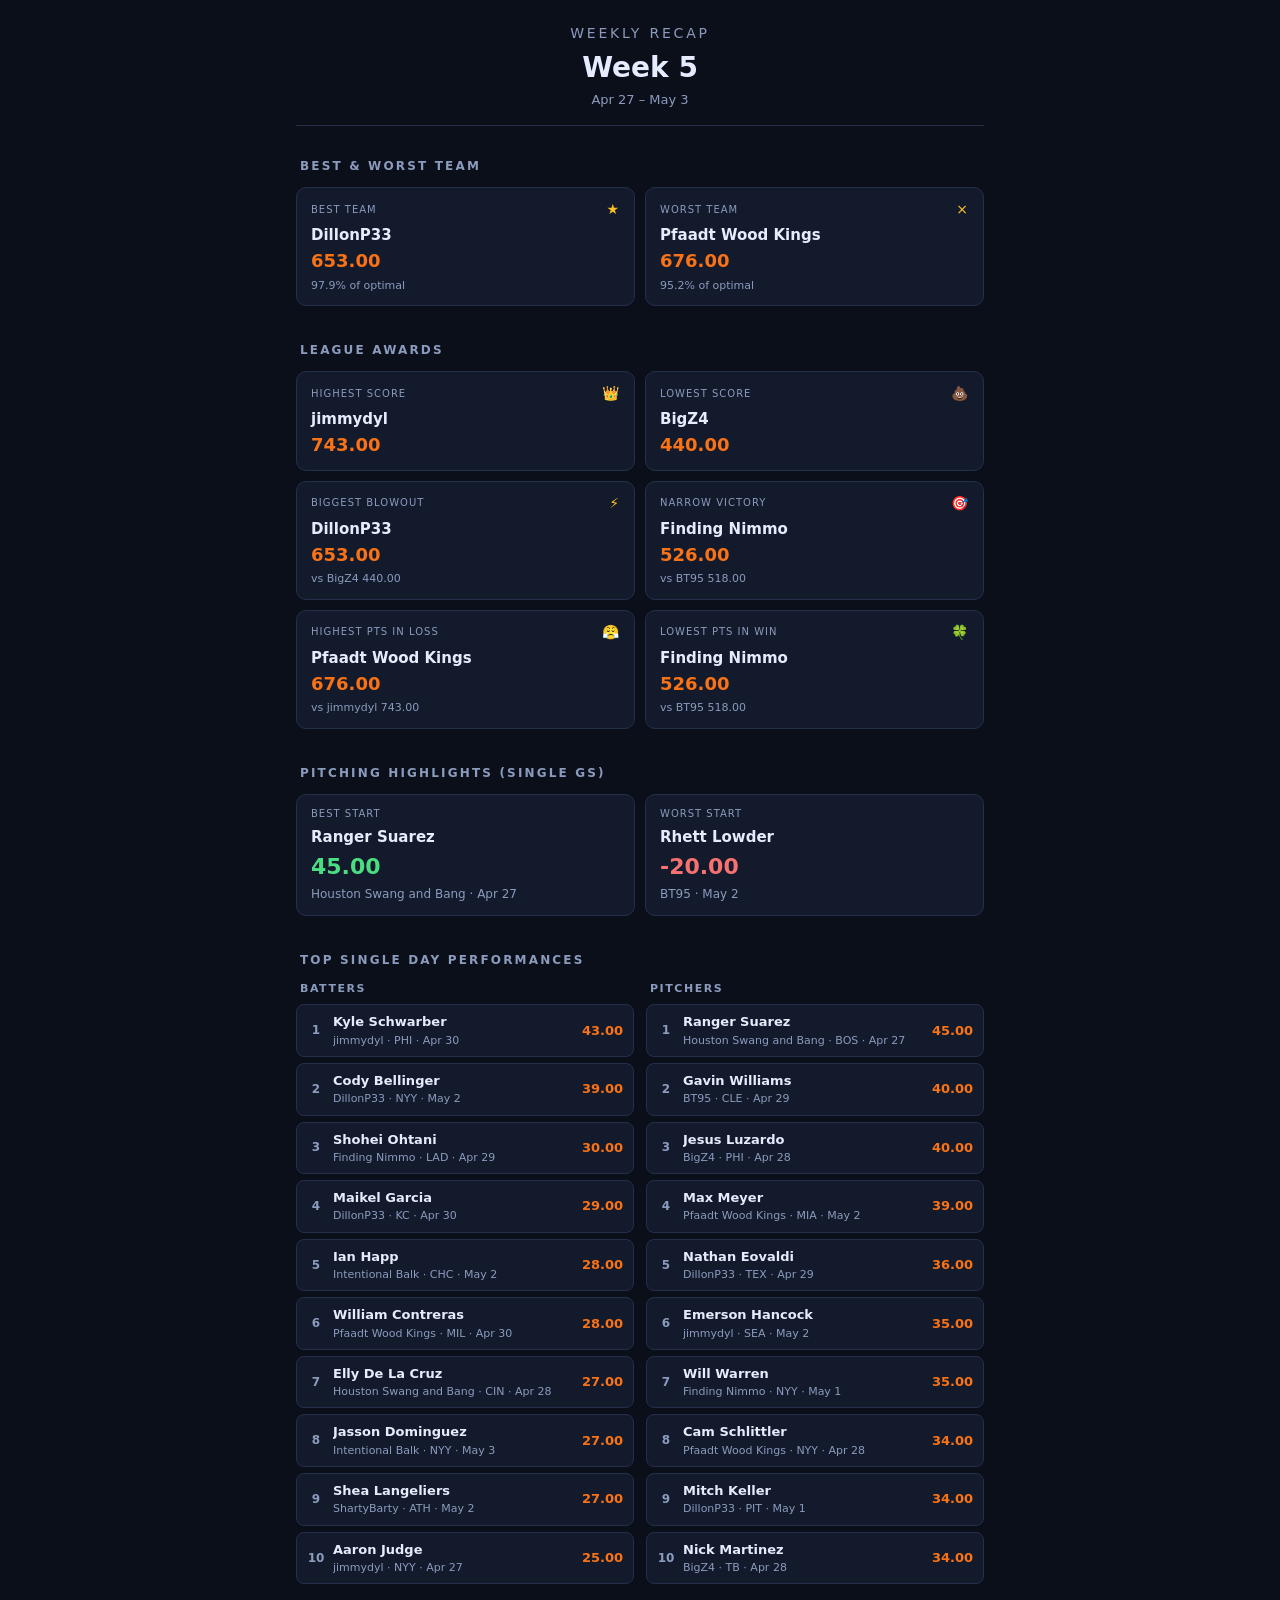
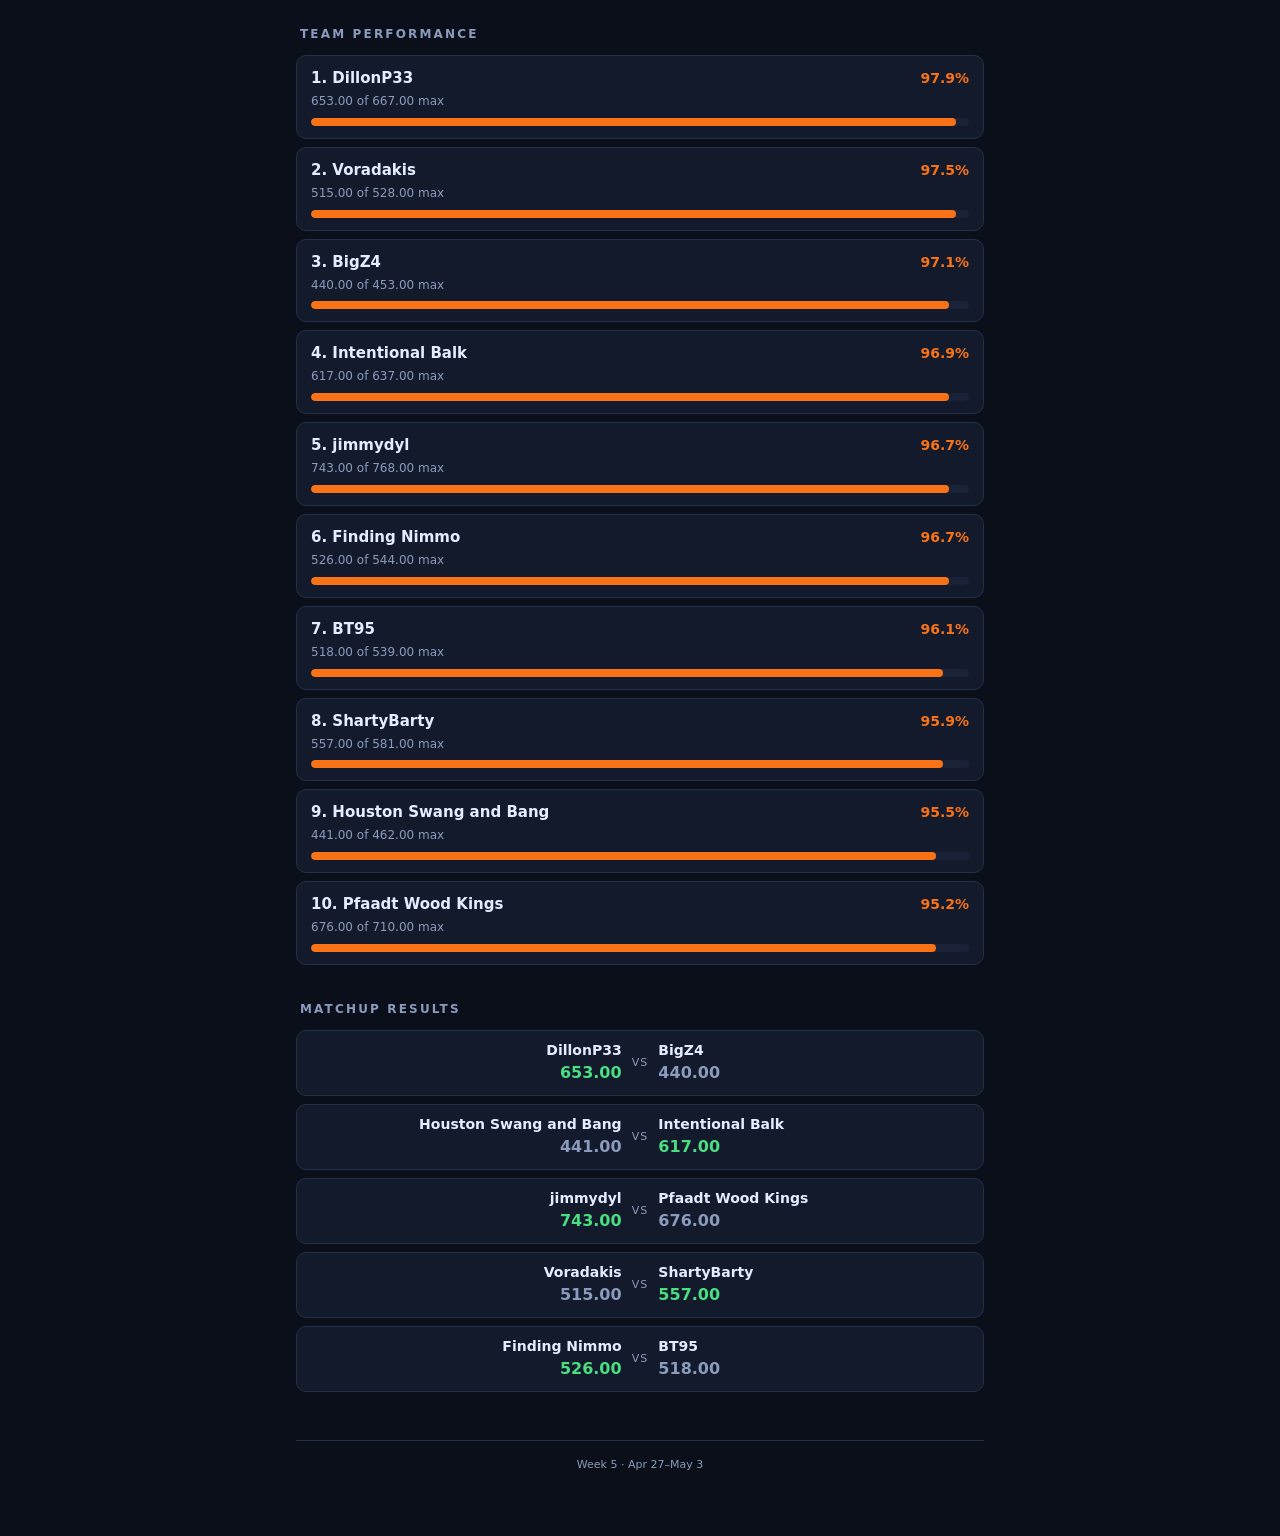
<file: docs/recaps/2026/week-05.html>
<!doctype html>
<html lang="en">
<head>
<meta charset="utf-8">
<meta name="viewport" content="width=device-width,initial-scale=1">
<title>Week 5 Recap</title>
<style>
  :root {
    --bg: #0b0f1a;
    --bg-card: #131a2c;
    --bg-card-2: #1a2238;
    --border: #243049;
    --text: #e6ecff;
    --text-dim: #8b9bbd;
    --accent: #f97316;
    --accent-soft: #4a2a10;
    --good: #4ade80;
    --bad: #f87171;
    --gold: #fbbf24;
  }
  * { box-sizing: border-box; }
  html, body { background: var(--bg); color: var(--text); margin: 0; padding: 0; }
  body { font-family: -apple-system, BlinkMacSystemFont, "Segoe UI", system-ui, sans-serif; line-height: 1.4; -webkit-font-smoothing: antialiased; }
  .container { max-width: 720px; margin: 0 auto; padding: 24px 16px 64px; }
  header { text-align: center; margin-bottom: 32px; padding-bottom: 16px; border-bottom: 1px solid var(--border); }
  header .week { font-size: 14px; letter-spacing: 0.2em; text-transform: uppercase; color: var(--text-dim); margin-bottom: 4px; }
  header h1 { font-size: 28px; margin: 0 0 4px; }
  header .dates { color: var(--text-dim); font-size: 13px; }
  section { margin-bottom: 36px; }
  h2 { font-size: 12px; letter-spacing: 0.18em; text-transform: uppercase; color: var(--text-dim); margin: 0 0 12px; padding-left: 4px; font-weight: 600; }
  .award-grid { display: grid; grid-template-columns: 1fr 1fr; gap: 10px; }
  .award { background: var(--bg-card); border: 1px solid var(--border); border-radius: 10px; padding: 12px 14px; }
  .award .label { font-size: 10px; letter-spacing: 0.1em; text-transform: uppercase; color: var(--text-dim); margin-bottom: 6px; display: flex; align-items: center; justify-content: space-between; }
  .award .label .icon { color: var(--gold); font-size: 14px; }
  .award .name { font-size: 15px; font-weight: 600; color: var(--text); }
  .award .pts { font-size: 18px; font-weight: 700; color: var(--accent); margin-top: 2px; }
  .award .sub { font-size: 11px; color: var(--text-dim); margin-top: 4px; }
  .row { background: var(--bg-card); border: 1px solid var(--border); border-radius: 10px; padding: 12px 14px; margin-bottom: 8px; display: flex; align-items: center; gap: 12px; }
  .row .rank { color: var(--text-dim); font-weight: 700; min-width: 22px; text-align: center; font-size: 13px; }
  .row .body { flex: 1; min-width: 0; }
  .row .name { font-weight: 600; font-size: 15px; }
  .row .meta { color: var(--text-dim); font-size: 12px; margin-top: 2px; }
  .row .stat { text-align: right; font-size: 14px; font-weight: 600; }
  .row .stat .max { display: block; color: var(--text-dim); font-size: 11px; font-weight: 400; }
  .perf-row { background: var(--bg-card); border: 1px solid var(--border); border-radius: 10px; padding: 12px 14px; margin-bottom: 8px; }
  .perf-row .top { display: flex; justify-content: space-between; align-items: baseline; gap: 8px; }
  .perf-row .name { font-weight: 600; font-size: 15px; }
  .perf-row .pct { font-weight: 700; color: var(--accent); font-size: 14px; }
  .perf-row .sub { color: var(--text-dim); font-size: 12px; margin: 4px 0 8px; }
  .bar { background: var(--bg-card-2); height: 8px; border-radius: 4px; overflow: hidden; }
  .bar > span { display: block; height: 100%; background: var(--accent); border-radius: 4px; }
  .matchup { background: var(--bg-card); border: 1px solid var(--border); border-radius: 10px; padding: 10px 14px; margin-bottom: 8px; display: grid; grid-template-columns: 1fr auto 1fr; gap: 10px; align-items: center; }
  .matchup .team { display: flex; flex-direction: column; }
  .matchup .team.away { text-align: right; }
  .matchup .team .name { font-weight: 600; font-size: 14px; }
  .matchup .team .pts { font-size: 16px; font-weight: 700; margin-top: 2px; }
  .matchup .team.win .pts { color: var(--good); }
  .matchup .team.lose .pts { color: var(--text-dim); }
  .matchup .vs { color: var(--text-dim); font-size: 11px; text-transform: uppercase; letter-spacing: 0.1em; }
  .pitcher-grid { display: grid; grid-template-columns: 1fr 1fr; gap: 10px; }
  .leaders { display: grid; grid-template-columns: 1fr 1fr; gap: 12px; }
  .leaders .col { min-width: 0; }
  .leaders h3 { font-size: 11px; letter-spacing: 0.14em; text-transform: uppercase; color: var(--text-dim); margin: 0 0 8px; padding-left: 4px; font-weight: 600; }
  .leader-row { background: var(--bg-card); border: 1px solid var(--border); border-radius: 8px; padding: 8px 10px; margin-bottom: 6px; display: flex; align-items: center; gap: 8px; }
  .leader-row .rank { color: var(--text-dim); font-weight: 700; min-width: 18px; text-align: center; font-size: 12px; }
  .leader-row .body { flex: 1; min-width: 0; }
  .leader-row .name { font-weight: 600; font-size: 13px; white-space: nowrap; overflow: hidden; text-overflow: ellipsis; }
  .leader-row .meta { color: var(--text-dim); font-size: 11px; margin-top: 1px; white-space: nowrap; overflow: hidden; text-overflow: ellipsis; }
  .leader-row .stat { font-size: 13px; font-weight: 700; color: var(--accent); }
  .pitcher-card { background: var(--bg-card); border: 1px solid var(--border); border-radius: 10px; padding: 12px 14px; }
  .pitcher-card .label { font-size: 10px; letter-spacing: 0.1em; text-transform: uppercase; color: var(--text-dim); margin-bottom: 6px; }
  .pitcher-card .name { font-weight: 600; font-size: 15px; }
  .pitcher-card .pts { font-size: 22px; font-weight: 700; margin-top: 4px; }
  .pitcher-card.best .pts { color: var(--good); }
  .pitcher-card.worst .pts { color: var(--bad); }
  .pitcher-card .sub { font-size: 12px; color: var(--text-dim); margin-top: 4px; }
  .week-picker { margin-top: 14px; }
  .week-picker select { background: var(--bg-card); color: var(--text); border: 1px solid var(--border); border-radius: 8px; padding: 6px 26px 6px 10px; font: inherit; font-size: 13px; cursor: pointer; -webkit-appearance: none; appearance: none; background-image: linear-gradient(45deg, transparent 50%, var(--text-dim) 50%), linear-gradient(135deg, var(--text-dim) 50%, transparent 50%); background-position: calc(100% - 14px) 50%, calc(100% - 9px) 50%; background-size: 5px 5px; background-repeat: no-repeat; }
  .week-picker select:hover { border-color: var(--accent); }
  footer { color: var(--text-dim); font-size: 11px; text-align: center; margin-top: 48px; padding-top: 16px; border-top: 1px solid var(--border); }
  @media (max-width: 480px) {
    .award-grid, .pitcher-grid, .leaders { grid-template-columns: 1fr; }
  }
</style>
</head>
<body>
<div class="container">

<header>
  <div class="week">Weekly Recap</div>
  <h1>Week 5</h1>
  <div class="dates">Apr 27 – May 3</div>
</header>
<section>
  <h2>Best & Worst Team</h2>
  <div class="award-grid">
    <div class="award">
      <div class="label"><span>Best Team</span><span class="icon">★</span></div>
        <div class="name">DillonP33</div>
        <div class="pts">653.00</div>
        <div class="sub">97.9% of optimal</div>
    </div>
    <div class="award">
      <div class="label"><span>Worst Team</span><span class="icon">×</span></div>
        <div class="name">Pfaadt Wood Kings</div>
        <div class="pts">676.00</div>
        <div class="sub">95.2% of optimal</div>
    </div>
  </div>
</section>

<section>
  <h2>League Awards</h2>
  <div class="award-grid">
    <div class="award">
      <div class="label"><span>Highest Score</span><span class="icon">👑</span></div>
      <div class="name">jimmydyl</div>
      <div class="pts">743.00</div>
    </div>
    <div class="award">
      <div class="label"><span>Lowest Score</span><span class="icon">💩</span></div>
      <div class="name">BigZ4</div>
      <div class="pts">440.00</div>
    </div>
    <div class="award">
      <div class="label"><span>Biggest Blowout</span><span class="icon">⚡</span></div>
      <div class="name">DillonP33</div>
      <div class="pts">653.00</div>
      <div class="sub">vs BigZ4 440.00</div>
    </div>
    <div class="award">
      <div class="label"><span>Narrow Victory</span><span class="icon">🎯</span></div>
      <div class="name">Finding Nimmo</div>
      <div class="pts">526.00</div>
      <div class="sub">vs BT95 518.00</div>
    </div>
    <div class="award">
      <div class="label"><span>Highest Pts in Loss</span><span class="icon">😤</span></div>
      <div class="name">Pfaadt Wood Kings</div>
      <div class="pts">676.00</div>
      <div class="sub">vs jimmydyl 743.00</div>
    </div>
    <div class="award">
      <div class="label"><span>Lowest Pts in Win</span><span class="icon">🍀</span></div>
      <div class="name">Finding Nimmo</div>
      <div class="pts">526.00</div>
      <div class="sub">vs BT95 518.00</div>
    </div>
  </div>
</section>
<section>
  <h2>Pitching Highlights (Single GS)</h2>
  <div class="pitcher-grid">
    <div class="pitcher-card best">
      <div class="label">Best Start</div>
      <div class="name">Ranger Suarez</div>
      <div class="pts">45.00</div>
      <div class="sub">Houston Swang and Bang · Apr 27</div>
    </div>
    <div class="pitcher-card worst">
      <div class="label">Worst Start</div>
      <div class="name">Rhett Lowder</div>
      <div class="pts">-20.00</div>
      <div class="sub">BT95 · May 2</div>
    </div>
  </div>
</section>
<section>
  <h2>Top Single Day Performances</h2>
  <div class="leaders">
    <div class="col">
      <h3>Batters</h3>
      <div class="leader-row">
        <div class="rank">1</div>
        <div class="body">
          <div class="name">Kyle Schwarber</div>
          <div class="meta">jimmydyl · PHI · Apr 30</div>
        </div>
        <div class="stat">43.00</div>
      </div>
      <div class="leader-row">
        <div class="rank">2</div>
        <div class="body">
          <div class="name">Cody Bellinger</div>
          <div class="meta">DillonP33 · NYY · May 2</div>
        </div>
        <div class="stat">39.00</div>
      </div>
      <div class="leader-row">
        <div class="rank">3</div>
        <div class="body">
          <div class="name">Shohei Ohtani</div>
          <div class="meta">Finding Nimmo · LAD · Apr 29</div>
        </div>
        <div class="stat">30.00</div>
      </div>
      <div class="leader-row">
        <div class="rank">4</div>
        <div class="body">
          <div class="name">Maikel Garcia</div>
          <div class="meta">DillonP33 · KC · Apr 30</div>
        </div>
        <div class="stat">29.00</div>
      </div>
      <div class="leader-row">
        <div class="rank">5</div>
        <div class="body">
          <div class="name">Ian Happ</div>
          <div class="meta">Intentional Balk · CHC · May 2</div>
        </div>
        <div class="stat">28.00</div>
      </div>
      <div class="leader-row">
        <div class="rank">6</div>
        <div class="body">
          <div class="name">William Contreras</div>
          <div class="meta">Pfaadt Wood Kings · MIL · Apr 30</div>
        </div>
        <div class="stat">28.00</div>
      </div>
      <div class="leader-row">
        <div class="rank">7</div>
        <div class="body">
          <div class="name">Elly De La Cruz</div>
          <div class="meta">Houston Swang and Bang · CIN · Apr 28</div>
        </div>
        <div class="stat">27.00</div>
      </div>
      <div class="leader-row">
        <div class="rank">8</div>
        <div class="body">
          <div class="name">Jasson Dominguez</div>
          <div class="meta">Intentional Balk · NYY · May 3</div>
        </div>
        <div class="stat">27.00</div>
      </div>
      <div class="leader-row">
        <div class="rank">9</div>
        <div class="body">
          <div class="name">Shea Langeliers</div>
          <div class="meta">ShartyBarty · ATH · May 2</div>
        </div>
        <div class="stat">27.00</div>
      </div>
      <div class="leader-row">
        <div class="rank">10</div>
        <div class="body">
          <div class="name">Aaron Judge</div>
          <div class="meta">jimmydyl · NYY · Apr 27</div>
        </div>
        <div class="stat">25.00</div>
      </div>
    </div>
    <div class="col">
      <h3>Pitchers</h3>
      <div class="leader-row">
        <div class="rank">1</div>
        <div class="body">
          <div class="name">Ranger Suarez</div>
          <div class="meta">Houston Swang and Bang · BOS · Apr 27</div>
        </div>
        <div class="stat">45.00</div>
      </div>
      <div class="leader-row">
        <div class="rank">2</div>
        <div class="body">
          <div class="name">Gavin Williams</div>
          <div class="meta">BT95 · CLE · Apr 29</div>
        </div>
        <div class="stat">40.00</div>
      </div>
      <div class="leader-row">
        <div class="rank">3</div>
        <div class="body">
          <div class="name">Jesus Luzardo</div>
          <div class="meta">BigZ4 · PHI · Apr 28</div>
        </div>
        <div class="stat">40.00</div>
      </div>
      <div class="leader-row">
        <div class="rank">4</div>
        <div class="body">
          <div class="name">Max Meyer</div>
          <div class="meta">Pfaadt Wood Kings · MIA · May 2</div>
        </div>
        <div class="stat">39.00</div>
      </div>
      <div class="leader-row">
        <div class="rank">5</div>
        <div class="body">
          <div class="name">Nathan Eovaldi</div>
          <div class="meta">DillonP33 · TEX · Apr 29</div>
        </div>
        <div class="stat">36.00</div>
      </div>
      <div class="leader-row">
        <div class="rank">6</div>
        <div class="body">
          <div class="name">Emerson Hancock</div>
          <div class="meta">jimmydyl · SEA · May 2</div>
        </div>
        <div class="stat">35.00</div>
      </div>
      <div class="leader-row">
        <div class="rank">7</div>
        <div class="body">
          <div class="name">Will Warren</div>
          <div class="meta">Finding Nimmo · NYY · May 1</div>
        </div>
        <div class="stat">35.00</div>
      </div>
      <div class="leader-row">
        <div class="rank">8</div>
        <div class="body">
          <div class="name">Cam Schlittler</div>
          <div class="meta">Pfaadt Wood Kings · NYY · Apr 28</div>
        </div>
        <div class="stat">34.00</div>
      </div>
      <div class="leader-row">
        <div class="rank">9</div>
        <div class="body">
          <div class="name">Mitch Keller</div>
          <div class="meta">DillonP33 · PIT · May 1</div>
        </div>
        <div class="stat">34.00</div>
      </div>
      <div class="leader-row">
        <div class="rank">10</div>
        <div class="body">
          <div class="name">Nick Martinez</div>
          <div class="meta">BigZ4 · TB · Apr 28</div>
        </div>
        <div class="stat">34.00</div>
      </div>
    </div>
  </div>
</section>

<section>
  <h2>Team Performance</h2>
  <div class="perf-row">
    <div class="top">
      <div class="name">1. DillonP33</div>
      <div class="pct">97.9%</div>
    </div>
    <div class="sub">653.00 of 667.00 max</div>
    <div class="bar"><span style="width: 98%"></span></div>
  </div>
  <div class="perf-row">
    <div class="top">
      <div class="name">2. Voradakis</div>
      <div class="pct">97.5%</div>
    </div>
    <div class="sub">515.00 of 528.00 max</div>
    <div class="bar"><span style="width: 98%"></span></div>
  </div>
  <div class="perf-row">
    <div class="top">
      <div class="name">3. BigZ4</div>
      <div class="pct">97.1%</div>
    </div>
    <div class="sub">440.00 of 453.00 max</div>
    <div class="bar"><span style="width: 97%"></span></div>
  </div>
  <div class="perf-row">
    <div class="top">
      <div class="name">4. Intentional Balk</div>
      <div class="pct">96.9%</div>
    </div>
    <div class="sub">617.00 of 637.00 max</div>
    <div class="bar"><span style="width: 97%"></span></div>
  </div>
  <div class="perf-row">
    <div class="top">
      <div class="name">5. jimmydyl</div>
      <div class="pct">96.7%</div>
    </div>
    <div class="sub">743.00 of 768.00 max</div>
    <div class="bar"><span style="width: 97%"></span></div>
  </div>
  <div class="perf-row">
    <div class="top">
      <div class="name">6. Finding Nimmo</div>
      <div class="pct">96.7%</div>
    </div>
    <div class="sub">526.00 of 544.00 max</div>
    <div class="bar"><span style="width: 97%"></span></div>
  </div>
  <div class="perf-row">
    <div class="top">
      <div class="name">7. BT95</div>
      <div class="pct">96.1%</div>
    </div>
    <div class="sub">518.00 of 539.00 max</div>
    <div class="bar"><span style="width: 96%"></span></div>
  </div>
  <div class="perf-row">
    <div class="top">
      <div class="name">8. ShartyBarty</div>
      <div class="pct">95.9%</div>
    </div>
    <div class="sub">557.00 of 581.00 max</div>
    <div class="bar"><span style="width: 96%"></span></div>
  </div>
  <div class="perf-row">
    <div class="top">
      <div class="name">9. Houston Swang and Bang</div>
      <div class="pct">95.5%</div>
    </div>
    <div class="sub">441.00 of 462.00 max</div>
    <div class="bar"><span style="width: 95%"></span></div>
  </div>
  <div class="perf-row">
    <div class="top">
      <div class="name">10. Pfaadt Wood Kings</div>
      <div class="pct">95.2%</div>
    </div>
    <div class="sub">676.00 of 710.00 max</div>
    <div class="bar"><span style="width: 95%"></span></div>
  </div>
</section>

<section>
  <h2>Matchup Results</h2>
  <div class="matchup">
    <div class="team away win">
      <div class="name">DillonP33</div>
      <div class="pts">653.00</div>
    </div>
    <div class="vs">vs</div>
    <div class="team home lose">
      <div class="name">BigZ4</div>
      <div class="pts">440.00</div>
    </div>
  </div>
  <div class="matchup">
    <div class="team away lose">
      <div class="name">Houston Swang and Bang</div>
      <div class="pts">441.00</div>
    </div>
    <div class="vs">vs</div>
    <div class="team home win">
      <div class="name">Intentional Balk</div>
      <div class="pts">617.00</div>
    </div>
  </div>
  <div class="matchup">
    <div class="team away win">
      <div class="name">jimmydyl</div>
      <div class="pts">743.00</div>
    </div>
    <div class="vs">vs</div>
    <div class="team home lose">
      <div class="name">Pfaadt Wood Kings</div>
      <div class="pts">676.00</div>
    </div>
  </div>
  <div class="matchup">
    <div class="team away lose">
      <div class="name">Voradakis</div>
      <div class="pts">515.00</div>
    </div>
    <div class="vs">vs</div>
    <div class="team home win">
      <div class="name">ShartyBarty</div>
      <div class="pts">557.00</div>
    </div>
  </div>
  <div class="matchup">
    <div class="team away win">
      <div class="name">Finding Nimmo</div>
      <div class="pts">526.00</div>
    </div>
    <div class="vs">vs</div>
    <div class="team home lose">
      <div class="name">BT95</div>
      <div class="pts">518.00</div>
    </div>
  </div>
</section>

<footer>
  Week 5 · Apr 27–May 3
</footer>

</div>
</body>
</html>
</file>
